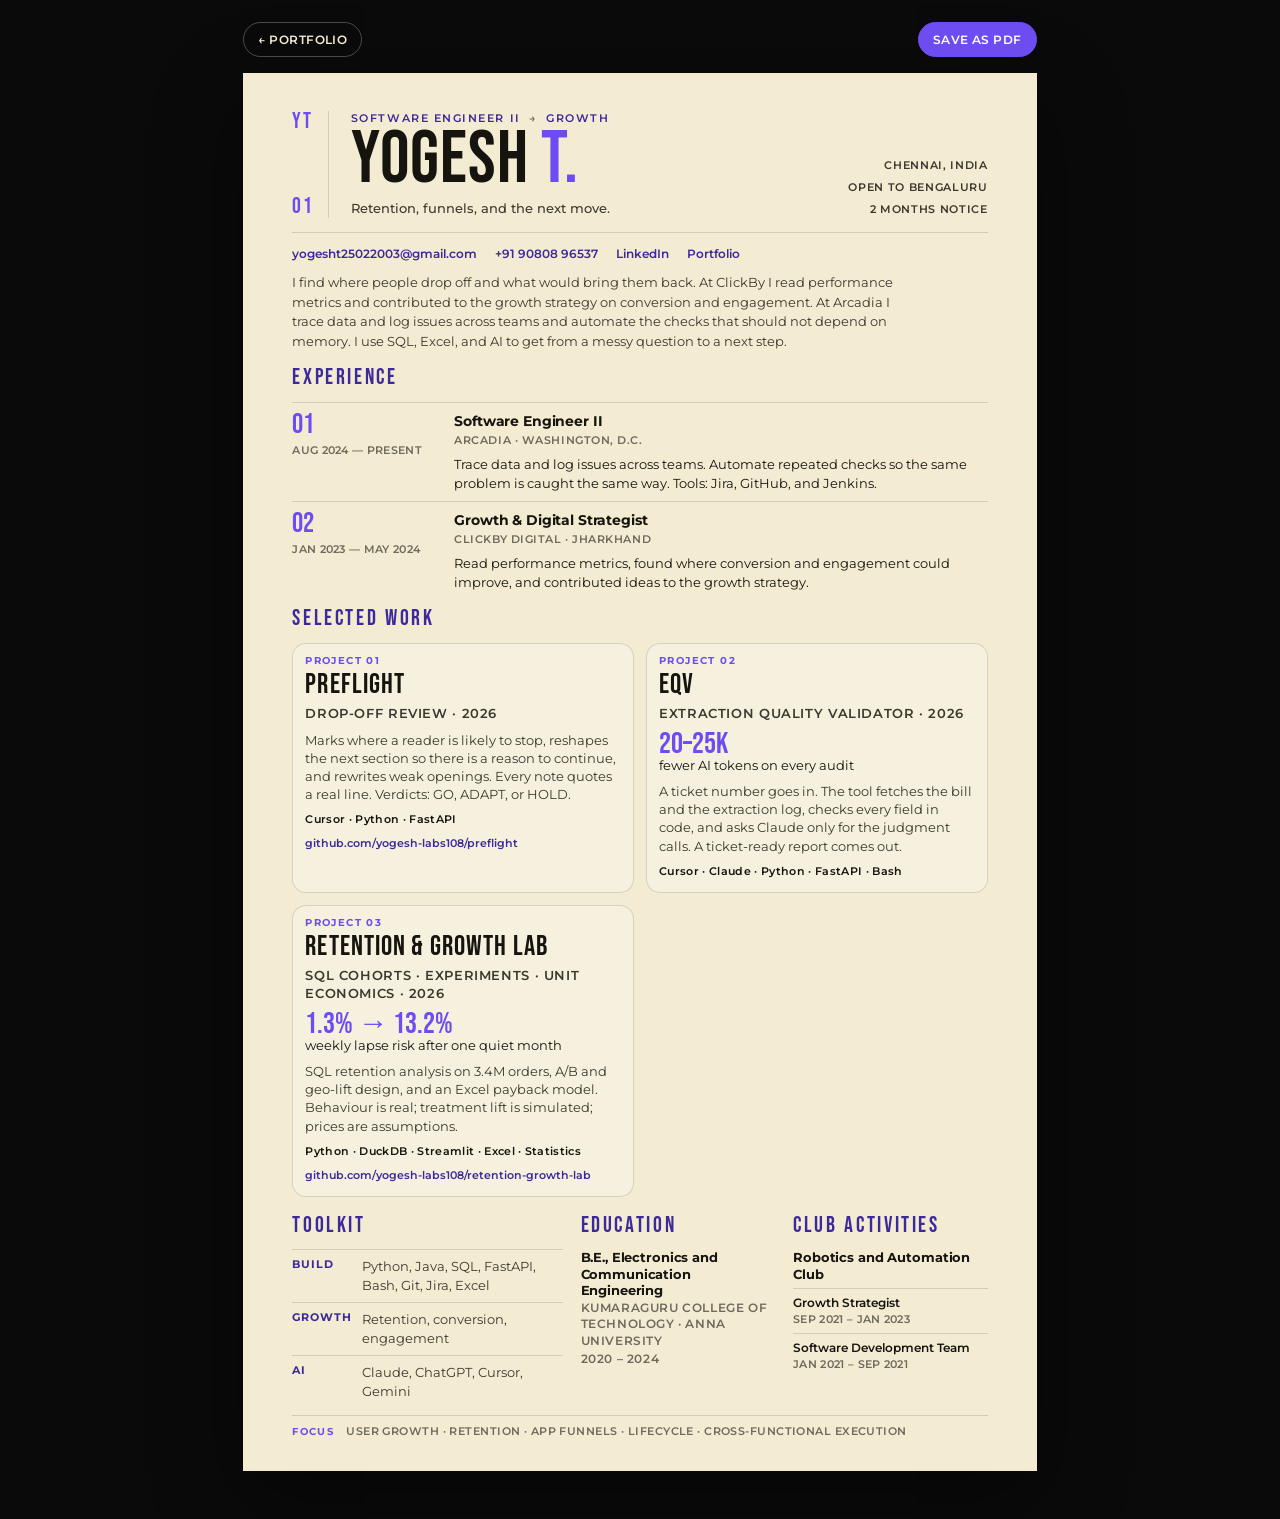
<file: resume.html>
<!DOCTYPE html>
<html lang="en">
<head>
  <meta charset="UTF-8" />
  <meta name="viewport" content="width=device-width, initial-scale=1.0" />
  <title>Yogesh T. — Resume</title>
  <meta name="description" content="Resume of Yogesh T. Software engineer moving into growth strategy, retention, and funnel analysis." />
  <meta name="theme-color" content="#0a0a0a" />
  <link rel="icon" href="data:image/svg+xml,%3Csvg xmlns='http://www.w3.org/2000/svg' viewBox='0 0 64 64'%3E%3Crect width='64' height='64' rx='14' fill='%230a0a0a'/%3E%3Ctext x='50%25' y='56%25' dominant-baseline='middle' text-anchor='middle' font-family='Impact,Arial Narrow,sans-serif' font-size='40' fill='%23f3ecd2'%3EY%3C/text%3E%3C/svg%3E" />
  <link rel="preconnect" href="https://fonts.googleapis.com" />
  <link rel="preconnect" href="https://fonts.gstatic.com" crossorigin />
  <link href="https://fonts.googleapis.com/css2?family=Bebas+Neue&family=Montserrat:ital,wght@0,400;0,500;0,600;0,700;1,400&display=swap" rel="stylesheet" />
  <link rel="stylesheet" href="css/resume.css" />
</head>
<body>
  <div class="toolbar">
    <a class="toolbar__back" href="index.html">← Portfolio</a>
    <button class="toolbar__print" type="button" onclick="window.print()">Save as PDF</button>
  </div>

  <article class="sheet">
    <header class="mast">
      <div class="mast__index" aria-hidden="true">
        <span>YT</span>
        <span>01</span>
      </div>
      <div class="mast__name">
        <p class="kicker">Software Engineer II <i>→</i> Growth</p>
        <h1>Yogesh <em>T.</em></h1>
        <p class="tag">Retention, funnels, and the next move.</p>
      </div>
      <ul class="mast__meta">
        <li>Chennai, India</li>
        <li>Open to Bengaluru</li>
        <li>2 months notice</li>
      </ul>
    </header>

    <div class="links">
      <a href="mailto:yogesht25022003@gmail.com">yogesht25022003@gmail.com</a>
      <a href="tel:+919080896537">+91 90808 96537</a>
      <a href="https://www.linkedin.com/in/yogesh-t-5424211bb" target="_blank" rel="noopener">LinkedIn</a>
      <a href="https://yogesh-labs108.github.io/portfolio-growth/" target="_blank" rel="noopener">Portfolio</a>
    </div>

    <p class="lede">
      I find where people drop off and what would bring them back. At ClickBy I read performance metrics and contributed to the growth strategy on conversion and engagement. At Arcadia I trace data and log issues across teams and automate the checks that should not depend on memory. I use SQL, Excel, and AI to get from a messy question to a next step.
    </p>

    <section class="block" aria-labelledby="exp-title">
      <h2 id="exp-title">Experience</h2>
      <ol class="roles">
        <li>
          <div class="role__when">
            <span>01</span>
            <time>Aug 2024 — Present</time>
          </div>
          <div class="role__what">
            <h3>Software Engineer II</h3>
            <p class="where">Arcadia · Washington, D.C.</p>
            <p>Trace data and log issues across teams. Automate repeated checks so the same problem is caught the same way. Tools: Jira, GitHub, and Jenkins.</p>
          </div>
        </li>
        <li>
          <div class="role__when">
            <span>02</span>
            <time>Jan 2023 — May 2024</time>
          </div>
          <div class="role__what">
            <h3>Growth &amp; Digital Strategist</h3>
            <p class="where">ClickBy Digital · Jharkhand</p>
            <p>Read performance metrics, found where conversion and engagement could improve, and contributed ideas to the growth strategy.</p>
          </div>
        </li>
      </ol>
    </section>

    <section class="block" aria-labelledby="work-title">
      <h2 id="work-title">Selected work</h2>
      <div class="works">
        <article>
          <header>
            <span class="works__num">Project 01</span>
            <h3>PreFlight</h3>
            <p class="works__sub">Drop-off review · 2026</p>
          </header>
          <p>Marks where a reader is likely to stop, reshapes the next section so there is a reason to continue, and rewrites weak openings. Every note quotes a real line. Verdicts: GO, ADAPT, or HOLD.</p>
          <p class="stack">Cursor · Python · FastAPI</p>
          <a href="https://github.com/yogesh-labs108/preflight" target="_blank" rel="noopener">github.com/yogesh-labs108/preflight</a>
        </article>
        <article>
          <header>
            <span class="works__num">Project 02</span>
            <h3>EQV</h3>
            <p class="works__sub">Extraction Quality Validator · 2026</p>
          </header>
          <p class="stat"><strong>20–25K</strong> fewer AI tokens on every audit</p>
          <p>A ticket number goes in. The tool fetches the bill and the extraction log, checks every field in code, and asks Claude only for the judgment calls. A ticket-ready report comes out.</p>
          <p class="stack">Cursor · Claude · Python · FastAPI · Bash</p>
        </article>
        <article>
          <header>
            <span class="works__num">Project 03</span>
            <h3>Retention &amp; Growth Lab</h3>
            <p class="works__sub">SQL cohorts · experiments · unit economics · 2026</p>
          </header>
          <p class="stat"><strong>1.3% → 13.2%</strong> weekly lapse risk after one quiet month</p>
          <p>SQL retention analysis on 3.4M orders, A/B and geo-lift design, and an Excel payback model. Behaviour is real; treatment lift is simulated; prices are assumptions.</p>
          <p class="stack">Python · DuckDB · Streamlit · Excel · Statistics</p>
          <a href="https://github.com/yogesh-labs108/retention-growth-lab" target="_blank" rel="noopener">github.com/yogesh-labs108/retention-growth-lab</a>
        </article>
      </div>
    </section>

    <div class="lower">
      <section class="block" aria-labelledby="kit-title">
        <h2 id="kit-title">Toolkit</h2>
        <dl>
          <div><dt>Build</dt><dd>Python, Java, SQL, FastAPI, Bash, Git, Jira, Excel</dd></div>
          <div><dt>Growth</dt><dd>Retention, conversion, engagement</dd></div>
          <div><dt>AI</dt><dd>Claude, ChatGPT, Cursor, Gemini</dd></div>
        </dl>
      </section>

      <section class="block" aria-labelledby="edu-title">
        <h2 id="edu-title">Education</h2>
        <h3>B.E., Electronics and Communication Engineering</h3>
        <p class="where">Kumaraguru College of Technology · Anna University</p>
        <p class="where">2020 – 2024</p>
      </section>

      <section class="block" aria-labelledby="club-title">
        <h2 id="club-title">Club activities</h2>
        <h3>Robotics and Automation Club</h3>
        <ul class="club">
          <li><span>Growth Strategist</span><time>Sep 2021 – Jan 2023</time></li>
          <li><span>Software Development Team</span><time>Jan 2021 – Sep 2021</time></li>
        </ul>
      </section>
    </div>

    <footer class="genres" aria-label="Focus">
      <span>Focus</span>
      <p>User growth · Retention · App funnels · Lifecycle · Cross-functional execution</p>
    </footer>
  </article>
</body>
</html>
</file>
<file: css/resume.css>
:root {
  --bg: #0a0a0a;
  --paper: #f3ecd2;
  --ink: #16140f;
  --ink-soft: #3c382f;
  --muted: #6f6a5e;
  --line: rgba(22, 20, 15, 0.14);
  --violet: #6d4df2;
  --violet-deep: #3d2a9a;
  --font-display: "Bebas Neue", Impact, "Arial Narrow", sans-serif;
  --font-body: "Montserrat", system-ui, sans-serif;
}

* { box-sizing: border-box; }

html { -webkit-text-size-adjust: 100%; }

body {
  margin: 0;
  background: var(--bg);
  color: var(--paper);
  font-family: var(--font-body);
  font-size: 13px;
  line-height: 1.45;
  -webkit-font-smoothing: antialiased;
}

a { color: inherit; }

.toolbar {
  width: min(210mm, calc(100% - 28px));
  margin: 22px auto 0;
  display: flex;
  justify-content: space-between;
  align-items: center;
  gap: 12px;
}

.toolbar a,
.toolbar button {
  font: inherit;
  font-size: 12px;
  font-weight: 600;
  letter-spacing: 0.04em;
  text-transform: uppercase;
  text-decoration: none;
  color: var(--paper);
  background: transparent;
  border: 1px solid rgba(243, 236, 210, 0.28);
  border-radius: 999px;
  padding: 8px 14px;
  cursor: pointer;
}

.toolbar button { background: var(--violet); border-color: var(--violet); color: #fff; }

.sheet {
  width: min(210mm, calc(100% - 28px));
  margin: 16px auto 48px;
  padding: 10mm 13mm 8mm;
  background: var(--paper);
  color: var(--ink);
  box-shadow: 0 28px 80px rgba(0, 0, 0, 0.45);
}

.mast {
  display: grid;
  grid-template-columns: auto 1fr auto;
  gap: 16px 22px;
  align-items: end;
  padding-bottom: 14px;
  border-bottom: 1px solid var(--line);
}

.mast__index {
  display: flex;
  flex-direction: column;
  justify-content: space-between;
  align-self: stretch;
  min-height: 92px;
  padding-right: 14px;
  border-right: 1px solid var(--line);
  font-family: var(--font-display);
  font-size: 22px;
  letter-spacing: 0.08em;
  color: var(--violet);
  line-height: 1;
}

.kicker {
  margin: 0 0 4px;
  font-size: 11px;
  font-weight: 600;
  letter-spacing: 0.14em;
  text-transform: uppercase;
  color: var(--violet-deep);
}

.kicker i { font-style: normal; color: var(--muted); padding: 0 4px; }

h1 {
  margin: 0;
  font-family: var(--font-display);
  font-weight: 400;
  font-size: clamp(58px, 8vw, 74px);
  line-height: 0.78;
  letter-spacing: 0.01em;
  text-transform: uppercase;
}

h1 em { font-style: normal; color: var(--violet); }

.tag {
  margin: 10px 0 0;
  font-size: 13px;
  font-weight: 500;
  color: var(--ink-soft);
}

.mast__meta {
  margin: 0;
  padding: 0;
  list-style: none;
  text-align: right;
  font-size: 11px;
  font-weight: 600;
  letter-spacing: 0.06em;
  text-transform: uppercase;
  color: var(--ink-soft);
}

.mast__meta li + li { margin-top: 6px; }

.links {
  display: flex;
  flex-wrap: wrap;
  gap: 8px 18px;
  margin-top: 12px;
  font-size: 12px;
  font-weight: 600;
}

.links a {
  color: var(--violet-deep);
  text-decoration: none;
  border-bottom: 1px solid transparent;
}

.links a:hover { border-bottom-color: var(--violet); }

.lede {
  margin: 10px 0 0;
  max-width: 68ch;
  font-size: 13px;
  line-height: 1.5;
  color: var(--ink-soft);
}

.block { margin-top: 11px; }

h2 {
  margin: 0 0 8px;
  font-family: var(--font-display);
  font-weight: 400;
  font-size: 22px;
  letter-spacing: 0.12em;
  text-transform: uppercase;
  color: var(--violet-deep);
}

.roles {
  margin: 0;
  padding: 0;
  list-style: none;
  display: grid;
  gap: 8px;
}

.roles li {
  display: grid;
  grid-template-columns: 148px 1fr;
  gap: 14px;
  padding-top: 8px;
  border-top: 1px solid var(--line);
}

.role__when span {
  display: block;
  font-family: var(--font-display);
  font-size: 28px;
  line-height: 1;
  color: var(--violet);
}

.role__when time {
  display: block;
  margin-top: 4px;
  font-size: 10.5px;
  font-weight: 600;
  letter-spacing: 0.03em;
  text-transform: uppercase;
  white-space: nowrap;
  color: var(--muted);
}

h3 {
  margin: 0;
  font-size: 14px;
  font-weight: 700;
  letter-spacing: -0.01em;
}

.where,
.works__sub {
  margin: 2px 0 6px;
  font-size: 11px;
  font-weight: 600;
  letter-spacing: 0.05em;
  text-transform: uppercase;
  color: var(--muted);
}

.role__what p:last-child,
.works p { margin: 0; }

.works {
  display: grid;
  grid-template-columns: 1fr 1fr;
  gap: 12px;
}

.works article {
  padding: 10px 12px 12px;
  border: 1px solid var(--line);
  border-radius: 14px;
  background: rgba(255, 255, 255, 0.28);
}

.works__num {
  display: block;
  margin-bottom: 4px;
  font-size: 10px;
  font-weight: 700;
  letter-spacing: 0.14em;
  text-transform: uppercase;
  color: var(--violet);
}

.works h3 {
  font-family: var(--font-display);
  font-size: 28px;
  font-weight: 400;
  letter-spacing: 0.04em;
  line-height: 0.9;
}

.works p { margin-top: 8px; font-size: 12.5px; color: var(--ink-soft); }

.stat {
  margin: 8px 0 0 !important;
  color: var(--ink) !important;
}

.stat strong {
  display: block;
  font-family: var(--font-display);
  font-size: 30px;
  font-weight: 400;
  line-height: 0.85;
  color: var(--violet);
}

.stack {
  margin-top: 8px !important;
  font-size: 11px !important;
  font-weight: 600;
  letter-spacing: 0.03em;
  color: var(--ink) !important;
}

.works a {
  display: inline-block;
  margin-top: 8px;
  font-size: 11px;
  font-weight: 600;
  color: var(--violet-deep);
  text-decoration: none;
}

.lower {
  display: grid;
  grid-template-columns: 1.25fr 0.9fr 0.9fr;
  gap: 18px;
  margin-top: 2px;
}

.lower h3 { font-size: 13px; line-height: 1.25; }
.lower p { font-size: 12px; line-height: 1.35; }

dl { margin: 0; }
dl div { display: grid; grid-template-columns: 62px 1fr; gap: 8px; padding: 7px 0; border-top: 1px solid var(--line); }
dt { font-size: 11px; font-weight: 700; letter-spacing: 0.08em; text-transform: uppercase; color: var(--violet-deep); }
dd { margin: 0; color: var(--ink-soft); }

.lower .where { margin: 2px 0 0; }

.club { margin: 6px 0 0; padding: 0; list-style: none; }
.club li {
  padding: 5px 0;
  border-top: 1px solid var(--line);
  font-size: 12px;
  color: var(--ink-soft);
}
.club span { display: block; font-weight: 600; color: var(--ink); }
.club time {
  display: block;
  margin-top: 1px;
  font-size: 10.5px;
  font-weight: 600;
  letter-spacing: 0.03em;
  text-transform: uppercase;
  color: var(--muted);
}

.genres {
  display: flex;
  gap: 12px;
  align-items: baseline;
  margin-top: 8px;
  padding-top: 8px;
  border-top: 1px solid var(--line);
}

.genres span {
  flex: none;
  font-size: 10px;
  font-weight: 700;
  letter-spacing: 0.14em;
  text-transform: uppercase;
  color: var(--violet);
}

.genres p {
  margin: 0;
  font-size: 11px;
  font-weight: 600;
  letter-spacing: 0.04em;
  text-transform: uppercase;
  color: var(--muted);
}

@media screen and (max-width: 760px) {
  .sheet { padding: 22px 18px 18px; }
  .mast, .roles li, .works, .lower, .genres { grid-template-columns: 1fr; display: grid; }
  .mast__index { flex-direction: row; min-height: 0; gap: 10px; padding: 0 0 8px; border-right: 0; border-bottom: 1px solid var(--line); }
  .mast__meta { text-align: left; }
  .genres { display: block; }
  .genres p { margin-top: 4px; }
  h1 { font-size: 58px; }
  .role__when time { white-space: normal; }
}

@page { size: A4; margin: 0; }

@media print {
  body { background: white; }
  .toolbar { display: none; }
  .sheet {
    width: 210mm;
    margin: 0;
    box-shadow: none;
  }
  a { text-decoration: none; }
}
</file>
